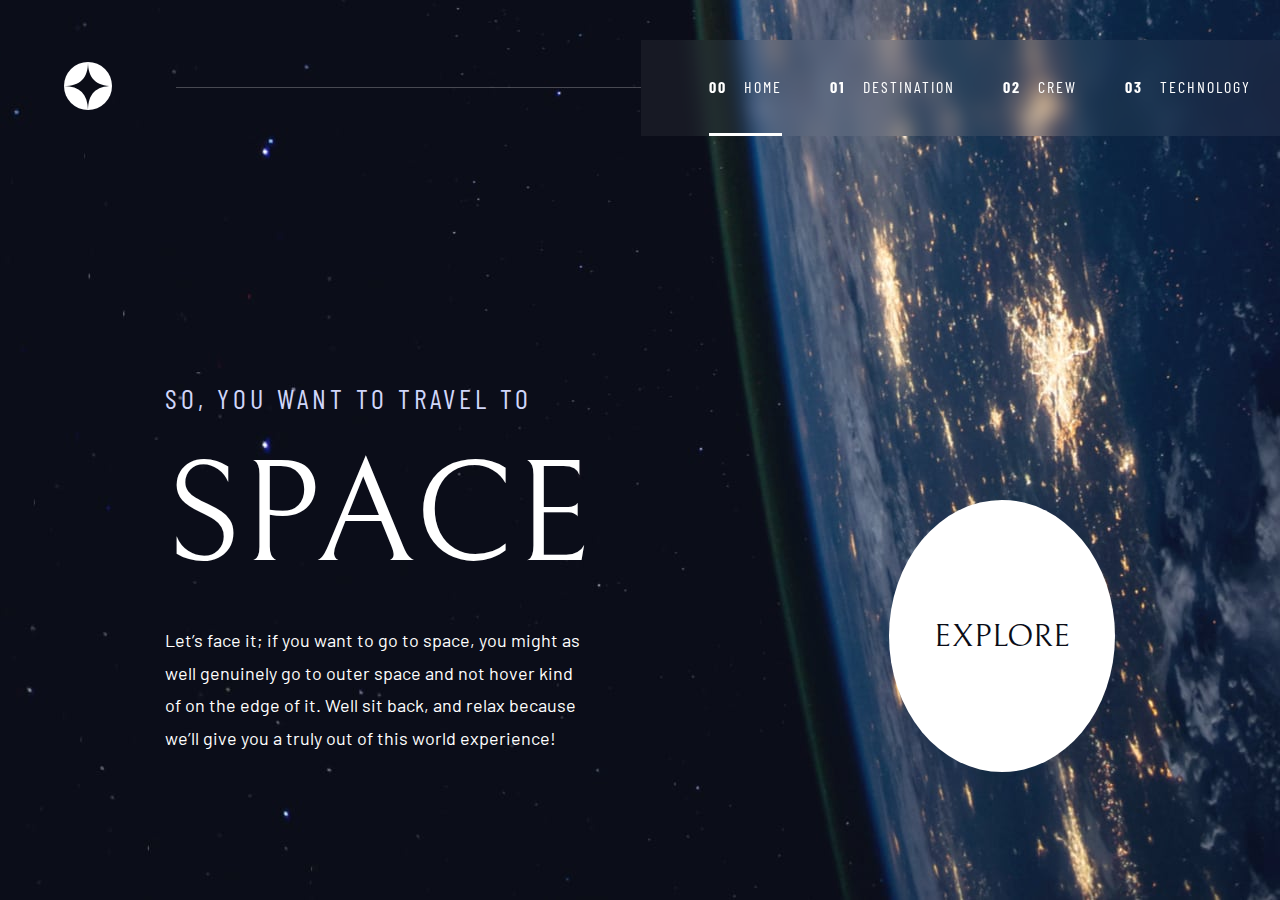
<file: index.html>
<!DOCTYPE html>
<html lang="en">
  <head>
    <meta charset="UTF-8" />
    <meta name="viewport" content="width=device-width, initial-scale=1.0" />

    <link
      rel="icon"
      type="image/png"
      sizes="32x32"
      href="./assets/favicon-32x32.png"
    />
    <link rel="stylesheet" href="style.css" />

    <title>Frontend Mentor | Space tourism website</title>
  </head>
  <body>
    <header>
      <div class="logo-container">
        <a href="./index.html">
          <img src="./assets/shared/logo.svg" alt="logo" />
        </a>
      </div>
      <div class="line"></div>
      <nav>
        <ul>
          <li>
            <a href="index.html"><span>00</span> Home</a>
          </li>
          <li>
            <a href="destination.html"><span>01</span> Destination</a>
          </li>
          <li>
            <a href="crew.html"><span>02</span> Crew</a>
          </li>
          <li>
            <a href="technology.html"><span>03</span> Technology</a>
          </li>
        </ul>
      </nav>
    </header>

    <main>
      <section>
        <p class="subtitle">So, you want to travel to</p>
        <h1>Space</h1>
        <p>
          Let’s face it; if you want to go to space, you might as well genuinely
          go to outer space and not hover kind of on the edge of it. Well sit
          back, and relax because we’ll give you a truly out of this world
          experience!
        </p>
      </section>

      <button onclick="window.location.href='destination.html'">Explore</button>
    </main>
  </body>
</html>
</file>
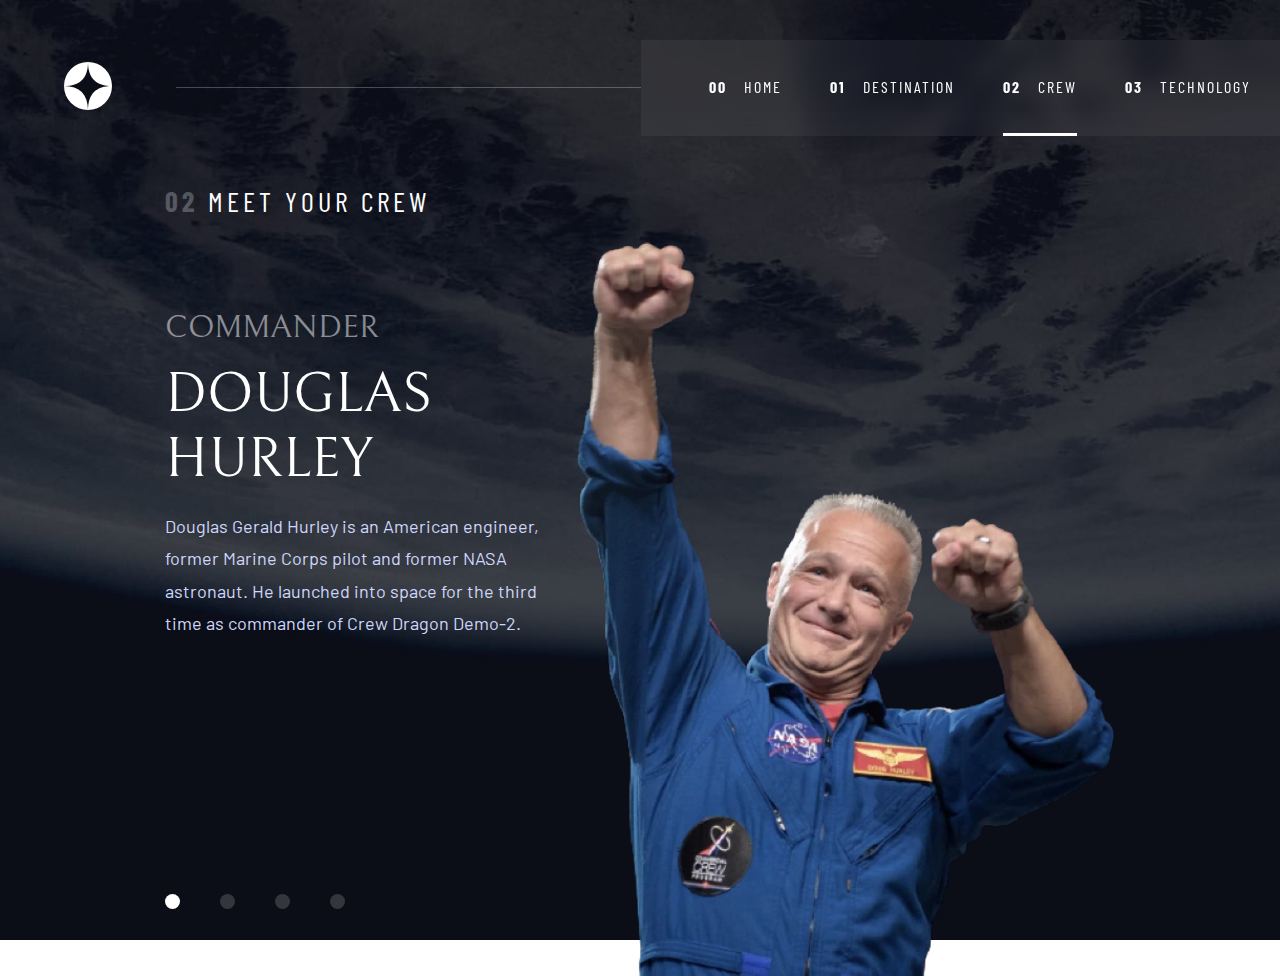
<file: crew.html>
<!DOCTYPE html>
<html lang="en">
  <head>
    <meta charset="UTF-8" />
    <meta name="viewport" content="width=device-width, initial-scale=1.0" />

    <link
      rel="icon"
      type="image/png"
      sizes="32x32"
      href="./assets/favicon-32x32.png"
    />
    <link rel="stylesheet" href="crew.css" />

    <title>Frontend Mentor | Space tourism website</title>
  </head>
  <body>
    <header>
      <div class="logo-container">
        <a href="./index.html">
          <img src="./assets/shared/logo.svg" alt="logo" />
        </a>
      </div>
      <div class="line"></div>
      <nav>
        <ul>
          <li>
            <a href="index.html"><span>00</span> Home</a>
          </li>
          <li>
            <a href="destination.html"><span>01</span> Destination</a>
          </li>
          <li>
            <a href="crew.html"><span>02</span> Crew</a>
          </li>
          <li>
            <a href="technology.html"><span>03</span> Technology</a>
          </li>
        </ul>
      </nav>
    </header>

    <h1><span>02</span> Meet your crew</h1>
    <main>
      <section class="left">
        <section class="crew_section">
          <p class="crew_role">Commander</p>
          <h2 class="crew_name">Douglas Hurley</h2>
          <p class="crew_bio">
            Douglas Gerald Hurley is an American engineer, former Marine Corps
            pilot and former NASA astronaut. He launched into space for the
            third time as commander of Crew Dragon Demo-2.
          </p>
        </section>
        <nav>
          <div></div>
          <div></div>
          <div></div>
          <div></div>
        </nav>
      </section>
      <section class="right">
        <img
          src="./assets/crew/image-douglas-hurley.webp"
          alt="douglas hurley"
          class="crew_image"
        />
      </section>
    </main>
  </body>
</html>
</file>
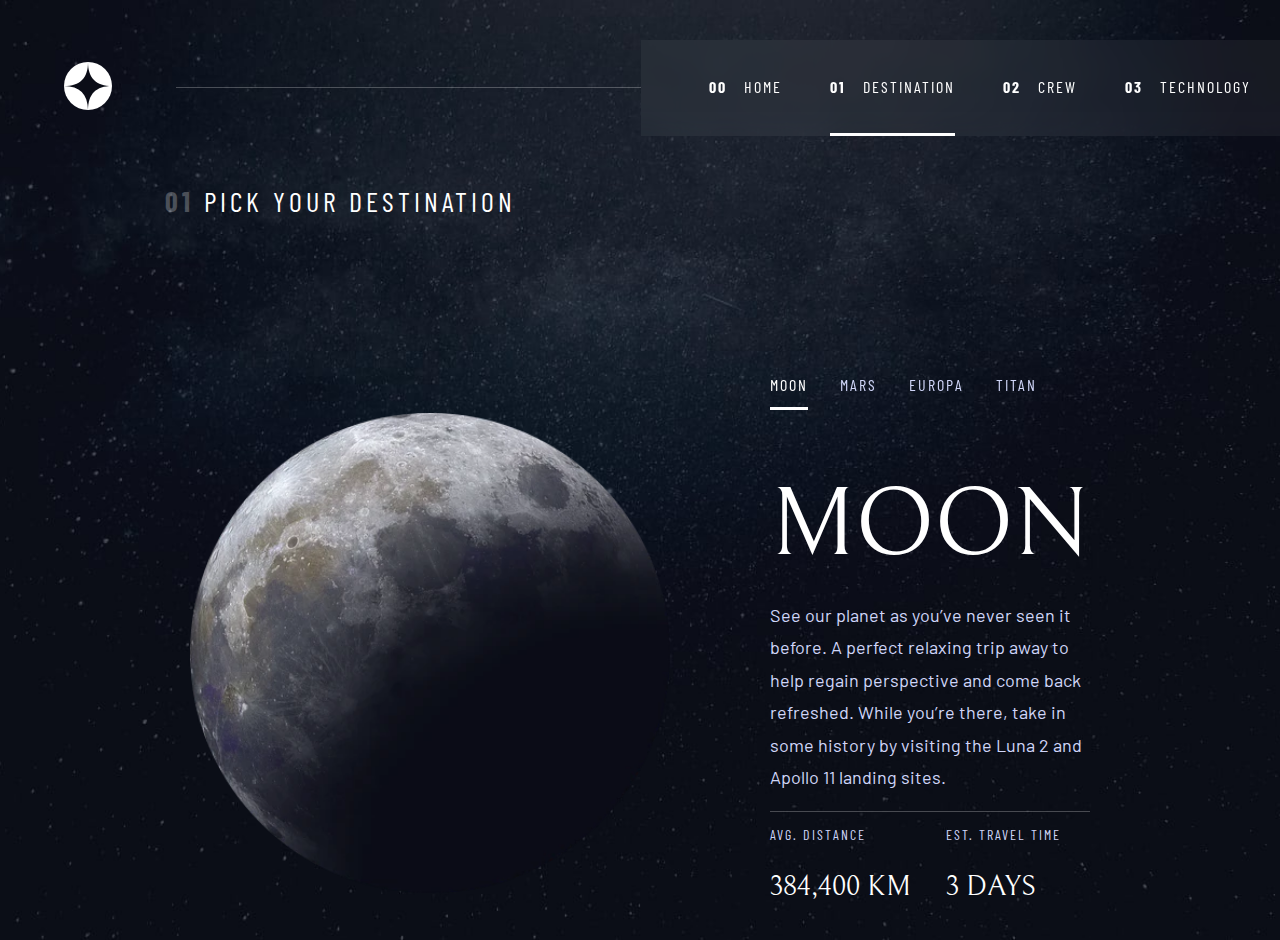
<file: destination.html>
<!DOCTYPE html>
<html lang="en">
  <head>
    <meta charset="UTF-8" />
    <meta name="viewport" content="width=device-width, initial-scale=1.0" />

    <link
      rel="icon"
      type="image/png"
      sizes="32x32"
      href="./assets/favicon-32x32.png"
    />

    <link rel="stylesheet" href="destination.css" />

    <title>Frontend Mentor | Space tourism website</title>
  </head>
  <body>
    <header>
      <div class="logo-container">
        <a href="./index.html">
          <img src="./assets/shared/logo.svg" alt="logo" />
        </a>
      </div>
      <div class="line"></div>
      <nav>
        <ul>
          <li>
            <a href="index.html"><span>00</span> Home</a>
          </li>
          <li>
            <a href="destination.html"><span>01</span> Destination</a>
          </li>
          <li>
            <a href="crew.html"><span>02</span> Crew</a>
          </li>
          <li>
            <a href="technology.html"><span>03</span> Technology</a>
          </li>
        </ul>
      </nav>
    </header>

    <h1><span>01</span> Pick your destination</h1>
    <main>
      <div class="planet-image-container">
        <img
          class="planet-image"
          src="./assets/destination/image-moon.webp"
          alt="moon"
        />
      </div>
      <section class="container">
        <nav class="planet-nav">
          <ul class="planet-list">
            <li>Moon</li>
            <li>Mars</li>
            <li>Europa</li>
            <li>Titan</li>
          </ul>
        </nav>
        <section class="text-section">
          <h2 class="planet-name">Moon</h2>
          <p class="planet-description">
            See our planet as you’ve never seen it before. A perfect relaxing
            trip away to help regain perspective and come back refreshed. While
            you’re there, take in some history by visiting the Luna 2 and Apollo
            11 landing sites.
          </p>
        </section>
        <section class="data-section">
          <div>
            <h3>Avg. distance</h3>
            <p class="planet-distance">384,400 km</p>
          </div>
          <div>
            <h3>Est. travel time</h3>
            <p class="planet-time">3 days</p>
          </div>
        </section>
      </section>
    </main>
  </body>
</html>
</file>
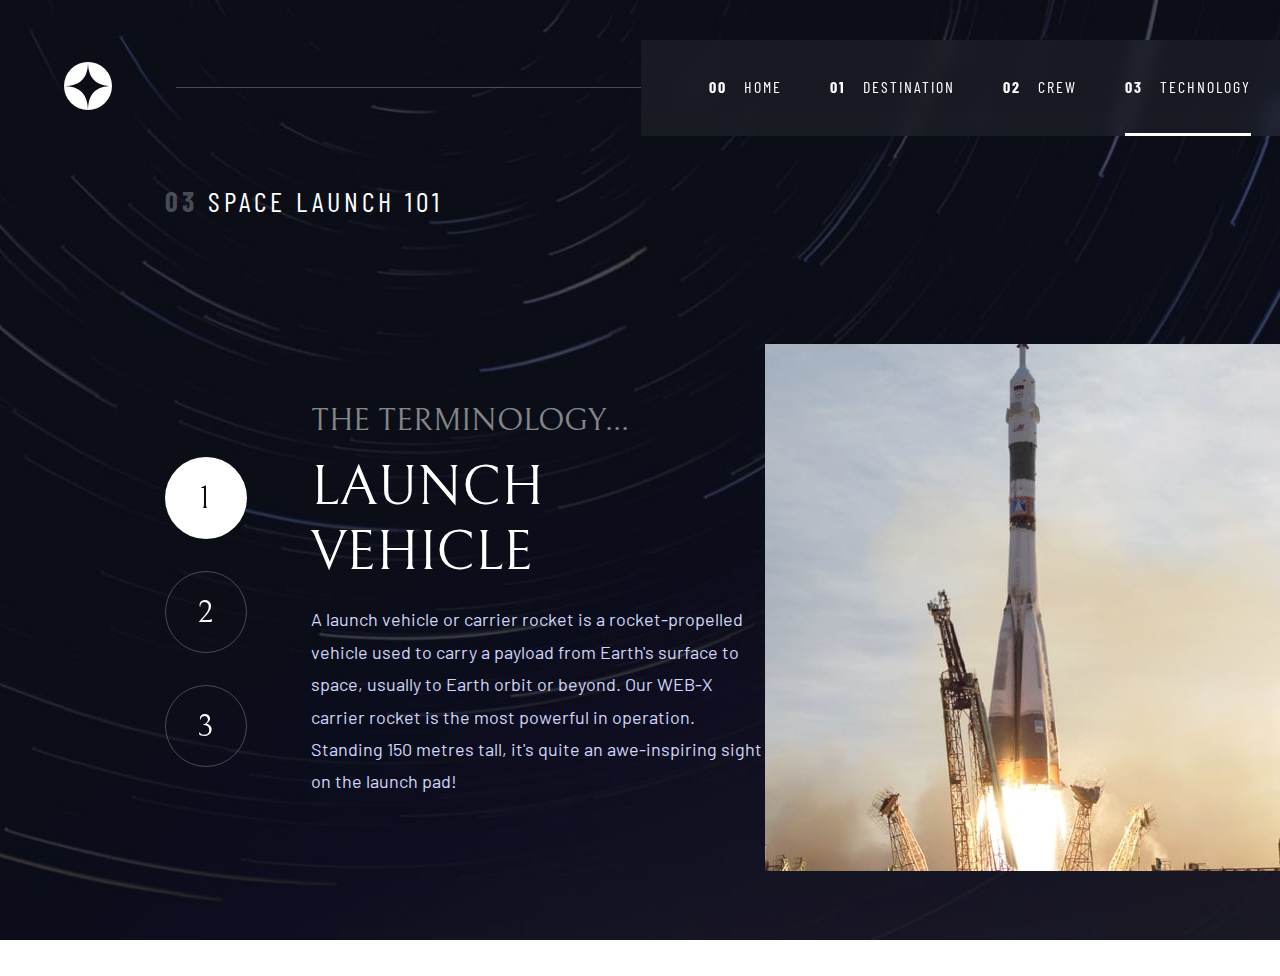
<file: technology.html>
<!DOCTYPE html>
<html lang="en">
  <head>
    <meta charset="UTF-8" />
    <meta name="viewport" content="width=device-width, initial-scale=1.0" />

    <link
      rel="icon"
      type="image/png"
      sizes="32x32"
      href="./assets/favicon-32x32.png"
    />
    <link rel="stylesheet" href="technology.css" />

    <title>Frontend Mentor | Space tourism website</title>
  </head>
  <body>
    <header>
      <div class="logo-container">
        <a href="./index.html">
          <img src="./assets/shared/logo.svg" alt="logo" />
        </a>
      </div>
      <div class="line"></div>
      <nav>
        <ul>
          <li>
            <a href="index.html"><span>00</span> Home</a>
          </li>
          <li>
            <a href="destination.html"><span>01</span> Destination</a>
          </li>
          <li>
            <a href="crew.html"><span>02</span> Crew</a>
          </li>
          <li>
            <a href="technology.html"><span>03</span> Technology</a>
          </li>
        </ul>
      </nav>
    </header>

    <h1><span>03</span> Space launch 101</h1>

    <main>
      <section class="left">
        <div class="container">
          <nav>
            <ul>
              <li>1</li>
              <li>2</li>
              <li>3</li>
            </ul>
          </nav>
          <section>
            <p>The terminology...</p>
            <h2 class="technology_name">Launch vehicle</h2>
            <p class="technology_description">
              A launch vehicle or carrier rocket is a rocket-propelled vehicle
              used to carry a payload from Earth's surface to space, usually to
              Earth orbit or beyond. Our WEB-X carrier rocket is the most
              powerful in operation. Standing 150 metres tall, it's quite an
              awe-inspiring sight on the launch pad!
            </p>
          </section>
        </div>
      </section>
      <section class="right">
        <div>
          <img
            src="./assets/technology/image-launch-vehicle-portrait.jpg"
            alt="launch-vehicle"
            class="technology_image"
          />
        </div>
      </section>
    </main>
  </body>
</html>
</file>
<file: style.css>
@import url("https://fonts.googleapis.com/css2?family=Barlow&family=Barlow+Condensed:wght@400;700&family=Bellefair&display=swap");

:root {
  --white: #ffffff;
  --light-blue: #d0d6f9;
  --very-dark-navy: #0b0d17;
}

body {
  margin: 0;
  padding: 0;
  height: 100vh;
  background-image: url("./assets/home/background-home-desktop.jpg");
  background-position: center;
  background-size: cover;
  background-repeat: no-repeat;
  overflow: hidden;
  display: flex;
  flex-direction: column;
  justify-content: center;
}

header {
  display: flex;
  align-items: center;
  margin-top: 40px;
}

div.logo-container {
  margin: 0 64px 0 64px;
  flex: 1;
}

div.logo-container img {
  width: 48px;
  height: 48px;
}

div.line {
  height: 1px;
  width: calc(45% - 64px);
  border-top: 1px solid var(--white);
  opacity: 25%;
  z-index: 2;
}

nav {
  display: flex;
  justify-content: center;
  align-items: center;
  width: 55%;
  height: 96px;
  background-color: rgba(255, 255, 255, 0.05);
  backdrop-filter: blur(10px);
  z-index: 1;
}

ul {
  display: flex;
  column-gap: 48px;
  list-style: none;
  position: relative;
  /* left: ; */
}

ul li {
  font-family: "Barlow Condensed", sans-serif;
  font-style: normal;
  font-size: 16px;
  font-weight: 400;
  color: var(--white);
  letter-spacing: 2px;
  text-transform: uppercase;
  padding: 37px 0 37px 0;
  cursor: pointer;
}

ul li a {
  text-decoration: none;
  color: var(--white);
}

ul li:nth-child(1) {
  border-bottom: 3px solid var(--white);
}

ul li span {
  font-weight: 700;
  margin-right: 12px;
}

main {
  height: 632px;
  margin: 128px 165px;
  display: flex;
  justify-content: center;
  align-items: end;
  gap: 298px;
  max-width: 1440px;
}

section {
  width: 50%;
}

h1,
p.subtitle {
  text-transform: uppercase;
}

p.subtitle {
  font-family: "Barlow Condensed", sans-serif;
  font-style: normal;
  font-size: 28px;
  font-weight: 400;
  font-size: 28px;
  letter-spacing: 4px;
  height: 34px;
  color: var(--light-blue);
}

h1 {
  font-family: "Bellefair", serif;
  font-weight: 400;
  font-style: normal;
  font-size: 144px;
  color: var(--white);
  margin: 24px 0;
}

p {
  font-family: "Barlow", sans-serif;
  font-weight: 400;
  font-style: normal;
  font-size: 18px;
  line-height: 180%;
  color: var(--white);
}

button {
  height: 272px;
  width: 272px;
  font-family: "Bellefair", serif;
  font-weight: 400;
  font-style: normal;
  font-size: 32px;
  background-color: var(--white);
  color: var(--very-dark-navy);
  border-radius: 50%;
  border: none;
  text-transform: uppercase;
  cursor: pointer;
}
</file>
<file: crew.css>
@import url("https://fonts.googleapis.com/css2?family=Barlow&family=Barlow+Condensed:wght@400;700&family=Bellefair&display=swap");

:root {
  --white: #ffffff;
  --light-blue: #d0d6f9;
  --very-dark-navy: #0b0d17;
}

body {
  margin: 0;
  padding: 0;
  height: 100vh;
  background-image: url("./assets/crew/background-crew-desktop.jpg");
  background-position: center;
  background-size: cover;
  background-repeat: no-repeat;
  overflow: hidden;
}

header {
  display: flex;
  align-items: center;
  margin-top: 40px;
}

div.logo-container {
  margin: 0 64px 0 64px;
  flex: 1;
}

div.logo-container img {
  width: 48px;
  height: 48px;
}

div.line {
  height: 1px;
  width: calc(45% - 64px);
  border-top: 1px solid var(--white);
  opacity: 25%;
  z-index: 2;
}

nav {
  display: flex;
  justify-content: center;
  align-items: center;
  width: 55%;
  height: 96px;
  background-color: rgba(255, 255, 255, 0.05);
  backdrop-filter: blur(10px);
  z-index: 1;
}

ul {
  display: flex;
  column-gap: 48px;
  list-style: none;
  position: relative;
  /* left: ; */
}

ul li {
  font-family: "Barlow Condensed", sans-serif;
  font-style: normal;
  font-size: 16px;
  font-weight: 400;
  color: var(--white);
  letter-spacing: 2px;
  text-transform: uppercase;
  padding: 37px 0 37px 0;
  cursor: pointer;
}

ul li a {
  text-decoration: none;
  color: var(--white);
}

ul li:nth-child(3) {
  border-bottom: 3px solid var(--white);
}

ul li span {
  font-weight: 700;
  margin-right: 12px;
}

h1 {
  font-family: "Barlow Condensed", sans-serif;
  font-style: normal;
  font-size: 28px;
  font-weight: 400;
  letter-spacing: 4px;
  color: var(--white);
  text-transform: uppercase;
  margin: 48px 0 24px 165px;
}

h1 span {
  font-weight: 700;
  opacity: 25%;
}

main {
  display: flex;
  justify-content: center;
  align-items: center;
  gap: 32px;
  width: 100%;
}

section.left,
section.right {
  width: 50%;
  display: flex;
  justify-content: center;
  flex-direction: column;
}

section.left {
  margin-left: 165px;
  height: 734px;
  display: flex;
  gap: 237px;
}

.crew_role {
  font-family: "Bellefair", serif;
  font-weight: 400;
  font-style: normal;
  font-size: 32px;
  color: var(--white);
  text-transform: uppercase;
  opacity: 50%;
  margin: 0 0 16px 0;
}

.crew_name {
  font-family: "Bellefair", serif;
  font-weight: 400;
  font-style: normal;
  font-size: 56px;
  color: var(--white);
  text-transform: uppercase;
  margin: 0;
}

.crew_bio {
  font-family: "Barlow", sans-serif;
  font-weight: 400;
  font-style: normal;
  font-size: 18px;
  line-height: 180%;
  color: var(--light-blue);
}

section.left nav {
  display: flex;
  justify-content: flex-start;
  gap: 40px;
  background-color: transparent;
  backdrop-filter: blur(0);
  width: initial;
  height: 15px;
}

section.left nav div {
  width: 15px;
  height: 15px;
  background-color: white;
  opacity: 17%;
  border-radius: 20px;
}

section.left nav div:nth-child(1) {
  width: 15px;
  height: 15px;
  background-color: white;
  opacity: 100%;
}

section.right {
  margin-right: 165px;
  height: 734px;
}

.crew_image {
  background-image: url("assets/crew/image-douglas-hurley.webp");
  background-size: contain;
  background-repeat: no-repeat;
  max-width: 539px;
  max-height: 734px;
  height: 100%;
}
</file>
<file: destination.css>
@import url("https://fonts.googleapis.com/css2?family=Barlow&family=Barlow+Condensed:wght@400;700&family=Bellefair&display=swap");

:root {
  --white: #ffffff;
  --light-blue: #d0d6f9;
  --very-dark-navy: #0b0d17;
}

body {
  margin: 0;
  padding: 0;
  height: 100vh;
  background-image: url("./assets/destination/background-destination-desktop.jpg");
  background-position: center;
  background-size: cover;
  background-repeat: no-repeat;
  overflow: hidden;
}

header {
  display: flex;
  align-items: center;
  margin-top: 40px;
}

div.logo-container {
  margin: 0 64px 0 64px;
  flex: 1;
}

div.logo-container img {
  width: 48px;
  height: 48px;
}

div.line {
  height: 1px;
  width: calc(45% - 64px);
  border-top: 1px solid var(--white);
  opacity: 25%;
  z-index: 2;
}

nav {
  display: flex;
  justify-content: center;
  align-items: center;
  width: 55%;
  height: 96px;
  background-color: rgba(255, 255, 255, 0.05);
  backdrop-filter: blur(10px);
  z-index: 1;
}

ul {
  display: flex;
  column-gap: 48px;
  list-style: none;
}

ul li {
  font-family: "Barlow Condensed", sans-serif;
  font-style: normal;
  font-size: 16px;
  font-weight: 400;
  color: var(--white);
  letter-spacing: 2px;
  text-transform: uppercase;
  padding: 37px 0 37px 0;
}

ul li a {
  text-decoration: none;
  color: var(--white);
}

ul li:nth-child(2) {
  border-bottom: 3px solid var(--white);
}

ul li span {
  font-weight: 700;
  margin-right: 12px;
}

h1 {
  font-family: "Barlow Condensed", sans-serif;
  font-style: normal;
  font-size: 28px;
  font-weight: 400;
  letter-spacing: 4px;
  color: var(--white);
  text-transform: uppercase;
  margin: 48px 0 24px 165px;
}

h1 span {
  font-weight: 700;
  opacity: 25%;
}

main {
  display: flex;
  width: 100%;
  justify-content: center;
  align-items: center;
  gap: 100px;
  margin-top: 157px;
}

.planet-image-container {
  width: 50%;
  display: flex;
  justify-content: center;
  align-items: center;
  padding-left: 200px;
}

.container {
  padding-right: 200px;
  width: 50%;
}

div img.planet-image {
  width: 480px;
  height: 480px;
}

nav.planet-nav {
  display: block;
  background-color: transparent;
  backdrop-filter: blur(0);
  width: initial;
}

nav.planet-nav ul.planet-list {
  column-gap: 32px;
  padding-left: 0;
  margin: 0;
}

nav.planet-nav ul li {
  font-size: 16px;
  letter-spacing: 2px;
  color: var(--light-blue);
  border-bottom: none;
  padding: 0 0 13px 0;
}

nav.planet-nav ul li:nth-child(1) {
  color: var(--white);
  border-bottom: 3px solid var(--white);
}

h2.planet-name {
  font-family: "Bellefair", serif;
  font-weight: 400;
  font-style: normal;
  font-size: 96px;
  color: var(--white);
  text-transform: uppercase;
  margin: 0;
}

p.planet-description {
  font-family: "Barlow", sans-serif;
  font-weight: 400;
  font-style: normal;
  font-size: 18px;
  line-height: 180%;
  color: var(--light-blue);
}

section.text-section {
  border-bottom: 1px solid rgba(255, 255, 255, 0.25);
}

section.data-section {
  display: flex;
  justify-content: flex-start;
  width: 100%;
  gap: 32px;
}

.data-section div {
  width: 50%;
}

h3 {
  font-family: "Barlow Condensed", sans-serif;
  font-weight: 400;
  font-style: normal;
  font-size: 14px;
  text-transform: uppercase;
  letter-spacing: 2px;
  color: var(--light-blue);
}

.planet-distance,
.planet-time {
  font-family: "Bellefair", serif;
  font-weight: 400;
  font-style: normal;
  font-size: 28px;
  color: var(--white);
  text-transform: uppercase;
}
</file>
<file: technology.css>
@import url("https://fonts.googleapis.com/css2?family=Barlow&family=Barlow+Condensed:wght@400;700&family=Bellefair&display=swap");

:root {
  --white: #ffffff;
  --light-blue: #d0d6f9;
  --very-dark-navy: #0b0d17;
}

body {
  margin: 0;
  padding: 0;
  height: 100vh;
  background-image: url("./assets/technology/background-technology-desktop.jpg");
  background-position: center;
  background-size: cover;
  background-repeat: no-repeat;
  overflow: hidden;
}

header {
  display: flex;
  align-items: center;
  margin-top: 40px;
}

div.logo-container {
  margin: 0 64px 0 64px;
  flex: 1;
}

div.logo-container img {
  width: 48px;
  height: 48px;
}

div.line {
  height: 1px;
  width: calc(45% - 64px);
  border-top: 1px solid var(--white);
  opacity: 25%;
  z-index: 2;
}

nav {
  display: flex;
  justify-content: center;
  align-items: center;
  width: 55%;
  height: 96px;
  background-color: rgba(255, 255, 255, 0.05);
  backdrop-filter: blur(10px);
  z-index: 1;
}

ul {
  display: flex;
  column-gap: 48px;
  list-style: none;
  position: relative;
  /* left: ; */
}

ul li {
  font-family: "Barlow Condensed", sans-serif;
  font-style: normal;
  font-size: 16px;
  font-weight: 400;
  color: var(--white);
  letter-spacing: 2px;
  text-transform: uppercase;
  padding: 37px 0 37px 0;
  cursor: pointer;
}

ul li a {
  text-decoration: none;
  color: var(--white);
}

ul li:nth-child(4) {
  border-bottom: 3px solid var(--white);
}

ul li span {
  font-weight: 700;
  margin-right: 12px;
}

h1 {
  font-family: "Barlow Condensed", sans-serif;
  font-style: normal;
  font-size: 28px;
  font-weight: 400;
  letter-spacing: 4px;
  color: var(--white);
  text-transform: uppercase;
  margin: 48px 0 24px 165px;
}

h1 span {
  font-weight: 700;
  opacity: 25%;
}

main {
  display: flex;
  justify-content: center;
  align-items: center;
  padding-left: 165px;
  height: 734px;
}

.container {
  display: flex;
  justify-content: center;
  align-items: center;
  gap: 64px;
}

main nav {
  display: block;
  background-color: transparent;
  backdrop-filter: blur(0);
  width: initial;
  height: 304px;
}

main nav ul {
  display: flex;
  flex-direction: column;
  gap: 32px;
  padding: 0;
  margin: 0;
}

main nav ul li {
  font-family: "Bellefair", serif;
  font-weight: 400;
  font-style: normal;
  font-size: 32px;
  color: var(--white);
  text-align: center;
  border: 1px solid rgba(255, 255, 255, 0.25);
  border-radius: 50%;
  width: 80px;
  height: 80px;
  padding: 0;
  display: flex;
  justify-content: center;
  align-items: center;
}

main nav ul li:nth-child(1) {
  color: var(--very-dark-navy);
  background-color: var(--white);
}

section p:first-child {
  font-family: "Bellefair", serif;
  font-weight: 400;
  font-style: normal;
  font-size: 32px;
  color: var(--white);
  opacity: 50%;
  text-transform: uppercase;
  margin: 0 0 16px 0;
}

.technology_name {
  font-family: "Bellefair", serif;
  font-weight: 400;
  font-style: normal;
  font-size: 56px;
  color: var(--white);
  text-transform: uppercase;
  margin: 0;
}

.technology_description {
  font-family: "Barlow", sans-serif;
  font-weight: 400;
  font-style: normal;
  font-size: 18px;
  line-height: 180%;
  color: var(--light-blue);
}
</file>
